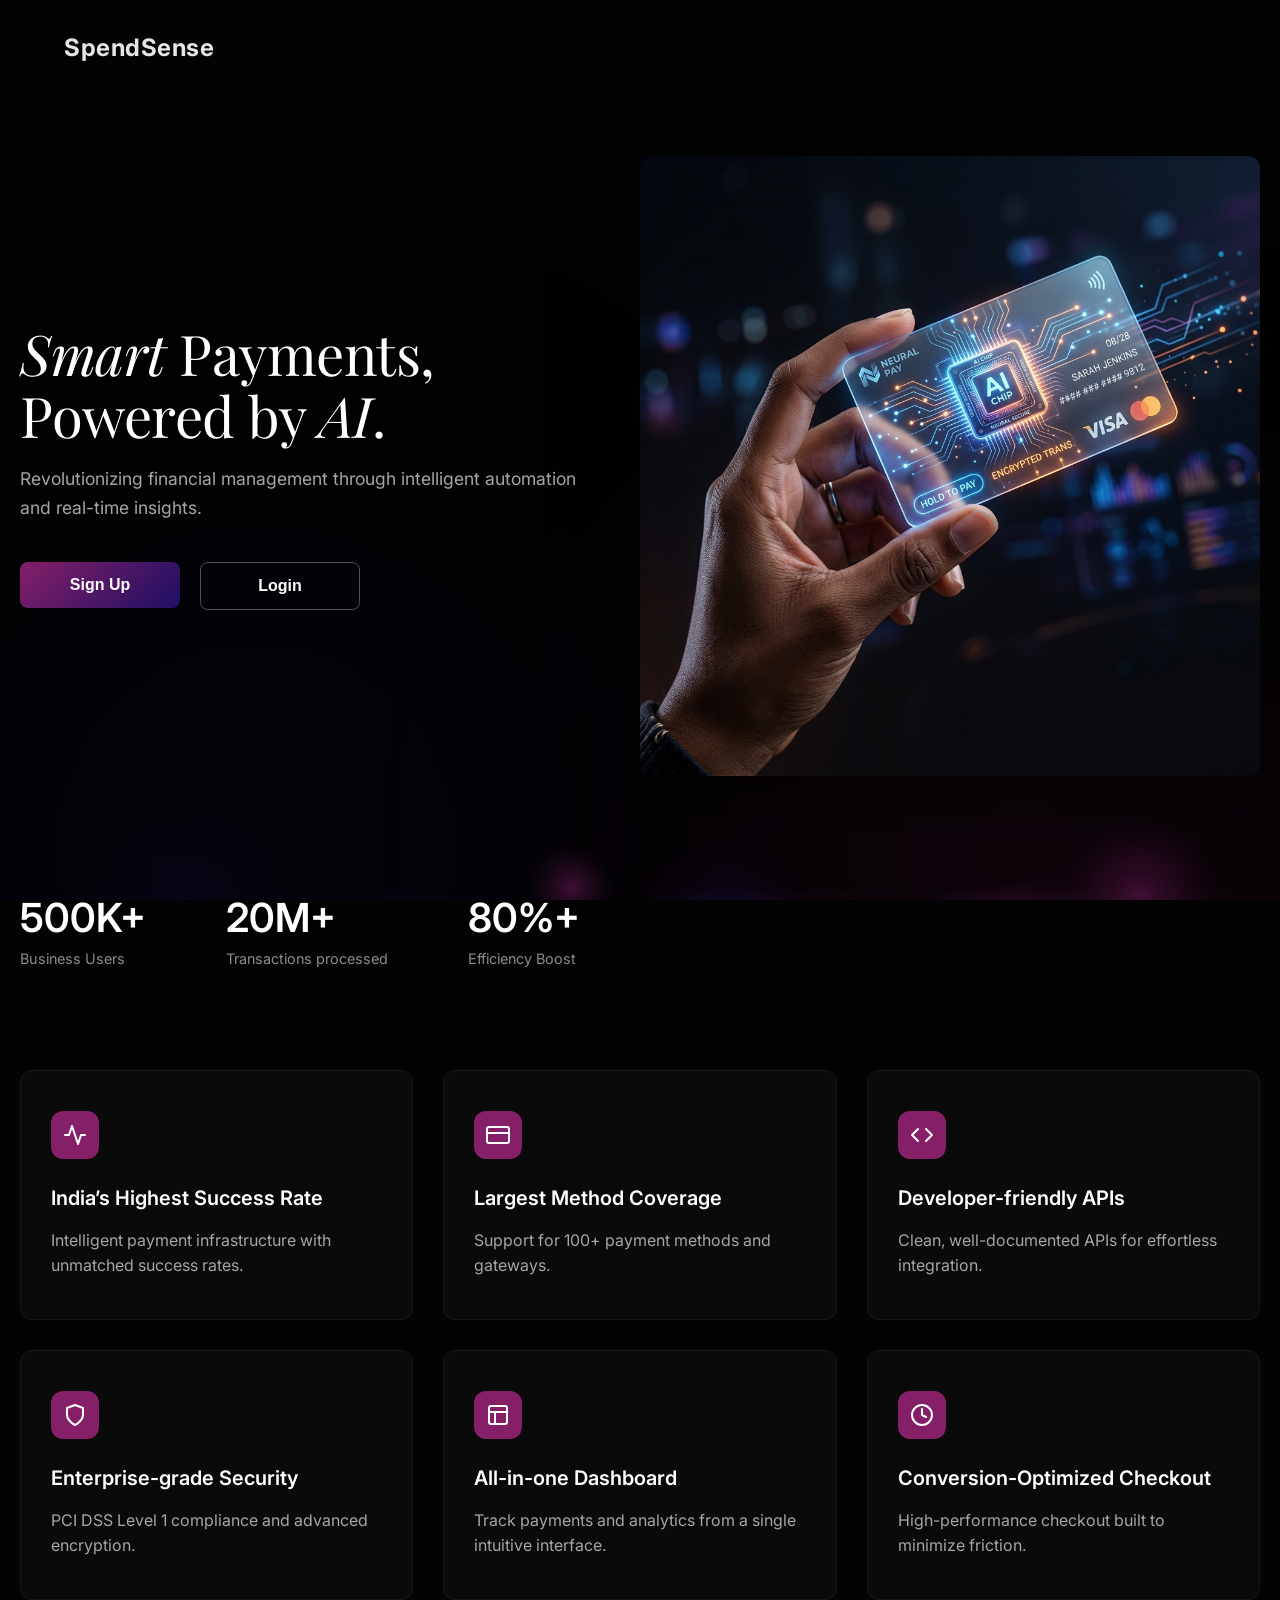
<file: index.html>
<!DOCTYPE html>
<html lang="en">

<head>
    <meta charset="UTF-8">
    <meta name="viewport" content="width=device-width, initial-scale=1.0">
    <title>SpendSense - Premium Financial Tracking</title>
    <link rel="preconnect" href="https://fonts.googleapis.com">
    <link rel="preconnect" href="https://fonts.gstatic.com" crossorigin>
    <link
        href="https://fonts.googleapis.com/css2?family=Inter:wght@300;400;500;600&family=Playfair+Display:ital,wght@0,400;0,600;1,400;1,600&display=swap"
        rel="stylesheet">
    <link rel="stylesheet" href="./style.css">
</head>

<body>
    <div class="ambient-background">
        <canvas id="particle-canvas"></canvas>
        <div class="color-blob blob-blue"></div>
        <div class="color-blob blob-pink"></div>
    </div>

    <nav class="navbar">
        <div class="nav-content">
            <div class="logo">SpendSense</div>
        </div>
    </nav>

    <header class="hero">
        <div class="hero-container">
            <div class="hero-col hero-col-left">
                <h1 class="hero-title">
                    <span class="italic">Smart</span> Payments,<br>
                    Powered by <span class="italic">AI</span>.
                </h1>
                <p class="hero-desc">
                    Revolutionizing financial management through intelligent automation and real-time insights.
                </p>
                <div class="hero-buttons">
                    <!-- Updated Sign Up to link to register.html -->
                    <a href="register.html" style="text-decoration: none;">
                        <button class="btn-primary">Sign Up</button>
                    </a>
                    <!-- Updated Login to link to payment.html -->
                    <a href="home.html" style="text-decoration: none;">
                        <button class="btn-secondary">Login</button>
                    </a>
                </div>
            </div>
            <div class="hero-col hero-col-right">
                <img src="hero_image_new.png" alt="AI Payment Card" class="hero-image">
            </div>
        </div>
    </header>

    <section class="stats-section">
        <div class="stat-item">
            <span class="stat-value">500K+</span>
            <span class="stat-label">Business Users</span>
        </div>
        <div class="stat-item">
            <span class="stat-value">20M+</span>
            <span class="stat-label">Transactions processed</span>
        </div>
        <div class="stat-item">
            <span class="stat-value">80%+</span>
            <span class="stat-label">Efficiency Boost</span>
        </div>
    </section>

    <section class="features-section">
        <div class="features-grid">
            <div class="feature-card">
                <div class="feature-icon">
                    <svg width="24" height="24" viewBox="0 0 24 24" fill="none" stroke="white" stroke-width="2"
                        stroke-linecap="round" stroke-linejoin="round">
                        <polyline points="22 12 18 12 15 21 9 3 6 12 2 12"></polyline>
                    </svg>
                </div>
                <h3 class="feature-title">India’s Highest Success Rate</h3>
                <p class="feature-text">Intelligent payment infrastructure with unmatched success rates.</p>
            </div>
            <div class="feature-card">
                <div class="feature-icon">
                    <svg width="24" height="24" viewBox="0 0 24 24" fill="none" stroke="white" stroke-width="2"
                        stroke-linecap="round" stroke-linejoin="round">
                        <rect x="1" y="4" width="22" height="16" rx="2" ry="2"></rect>
                        <line x1="1" y1="10" x2="23" y2="10"></line>
                    </svg>
                </div>
                <h3 class="feature-title">Largest Method Coverage</h3>
                <p class="feature-text">Support for 100+ payment methods and gateways.</p>
            </div>
            <div class="feature-card">
                <div class="feature-icon">
                    <svg width="24" height="24" viewBox="0 0 24 24" fill="none" stroke="white" stroke-width="2"
                        stroke-linecap="round" stroke-linejoin="round">
                        <polyline points="16 18 22 12 16 6"></polyline>
                        <polyline points="8 6 2 12 8 18"></polyline>
                    </svg>
                </div>
                <h3 class="feature-title">Developer-friendly APIs</h3>
                <p class="feature-text">Clean, well-documented APIs for effortless integration.</p>
            </div>
            <div class="feature-card">
                <div class="feature-icon">
                    <svg width="24" height="24" viewBox="0 0 24 24" fill="none" stroke="white" stroke-width="2"
                        stroke-linecap="round" stroke-linejoin="round">
                        <path d="M12 22s8-4 8-10V5l-8-3-8 3v7c0 6 8 10 8 10z"></path>
                    </svg>
                </div>
                <h3 class="feature-title">Enterprise-grade Security</h3>
                <p class="feature-text">PCI DSS Level 1 compliance and advanced encryption.</p>
            </div>
            <div class="feature-card">
                <div class="feature-icon">
                    <svg width="24" height="24" viewBox="0 0 24 24" fill="none" stroke="white" stroke-width="2"
                        stroke-linecap="round" stroke-linejoin="round">
                        <rect x="3" y="3" width="18" height="18" rx="2" ry="2"></rect>
                        <line x1="3" y1="9" x2="21" y2="9"></line>
                        <line x1="9" y1="21" x2="9" y2="9"></line>
                    </svg>
                </div>
                <h3 class="feature-title">All-in-one Dashboard</h3>
                <p class="feature-text">Track payments and analytics from a single intuitive interface.</p>
            </div>
            <div class="feature-card">
                <div class="feature-icon">
                    <svg width="24" height="24" viewBox="0 0 24 24" fill="none" stroke="white" stroke-width="2"
                        stroke-linecap="round" stroke-linejoin="round">
                        <circle cx="12" cy="12" r="10"></circle>
                        <polyline points="12 6 12 12 16 14"></polyline>
                    </svg>
                </div>
                <h3 class="feature-title">Conversion-Optimized Checkout</h3>
                <p class="feature-text">High-performance checkout built to minimize friction.</p>
            </div>
        </div>
    </section>

    <script src="particles.js"></script>
</body>

</html>
</file>
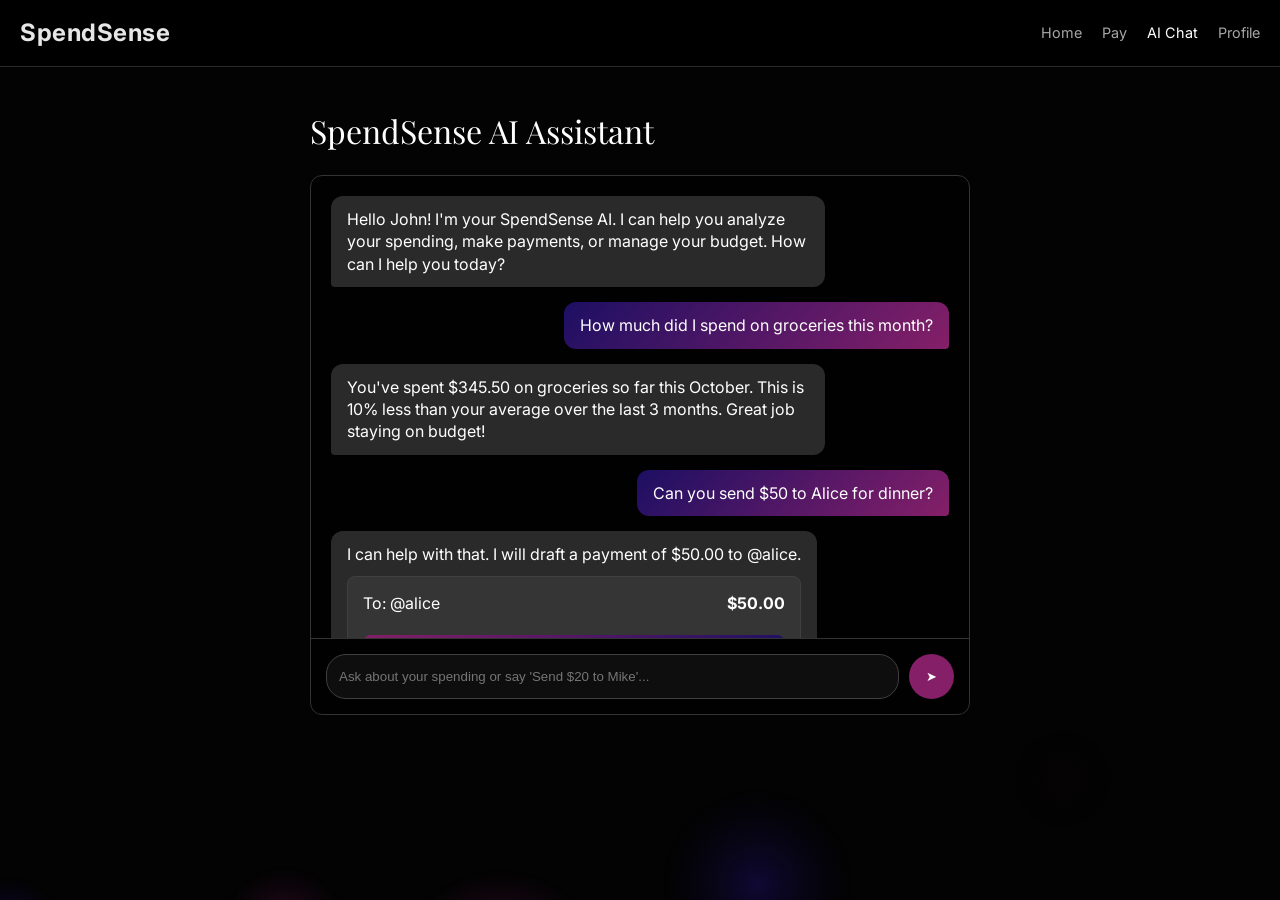
<file: ai_chat.html>
<!DOCTYPE html>
<html lang="en">

<head>
    <meta charset="UTF-8">
    <meta name="viewport" content="width=device-width, initial-scale=1.0">
    <title>AI Chat - SpendSense AI</title>
    <link
        href="https://fonts.googleapis.com/css2?family=Inter:wght@300;400;500;600&family=Playfair+Display:ital,wght@0,400;0,600;1,400;1,600&display=swap"
        rel="stylesheet">
    <link rel="stylesheet" href="./style.css">
</head>

<body>
    <div class="ambient-background">
        <canvas id="particle-canvas"></canvas>
        <div class="color-blob blob-blue"></div>
        <div class="color-blob blob-pink"></div>
    </div>

    <nav class="internal-nav">
        <a href="index.html" class="logo">SpendSense</a>
        <div class="nav-links">
            <a href="home.html">Home</a>
            <a href="payment.html">Pay</a>
            <a href="ai_chat.html" class="active">AI Chat</a>
            <a href="profile.html">Profile</a>
        </div>
    </nav>

    <div class="app-container" style="max-width: 700px;">
        <h2 class="page-title">SpendSense AI Assistant</h2>

        <div class="chat-container">
            <div class="chat-messages">
                <div class="message ai">
                    Hello John! I'm your SpendSense AI. I can help you analyze your spending, make payments, or manage
                    your budget. How can I help you today?
                </div>
                <div class="message user">
                    How much did I spend on groceries this month?
                </div>
                <div class="message ai">
                    You've spent $345.50 on groceries so far this October. This is 10% less than your average over the
                    last 3 months. Great job staying on budget!
                </div>
                <div class="message user">
                    Can you send $50 to Alice for dinner?
                </div>
                <div class="message ai">
                    <p style="margin-bottom: 10px;">I can help with that. I will draft a payment of $50.00 to @alice.
                    </p>
                    <div
                        style="background-color: rgba(255,255,255,0.05); padding: 15px; border-radius: 8px; border: 1px solid #404040;">
                        <div style="display: flex; justify-content: space-between; margin-bottom: 15px;">
                            <span>To: @alice</span>
                            <span style="font-weight: bold;">$50.00</span>
                        </div>
                        <button class="btn-primary" style="padding: 8px 16px; font-size: 0.2rem;"
                            onclick="alert('Payment Sent!')">Confirm Payment</button>
                    </div>
                </div>
            </div>
            <div class="chat-input-area">
                <input type="text" class="chat-input"
                    placeholder="Ask about your spending or say 'Send $20 to Mike'...">
                <button class="btn-send">➤</button>
            </div>
        </div>
    </div>

    <script src="particles.js"></script>
</body>

</html>
</file>
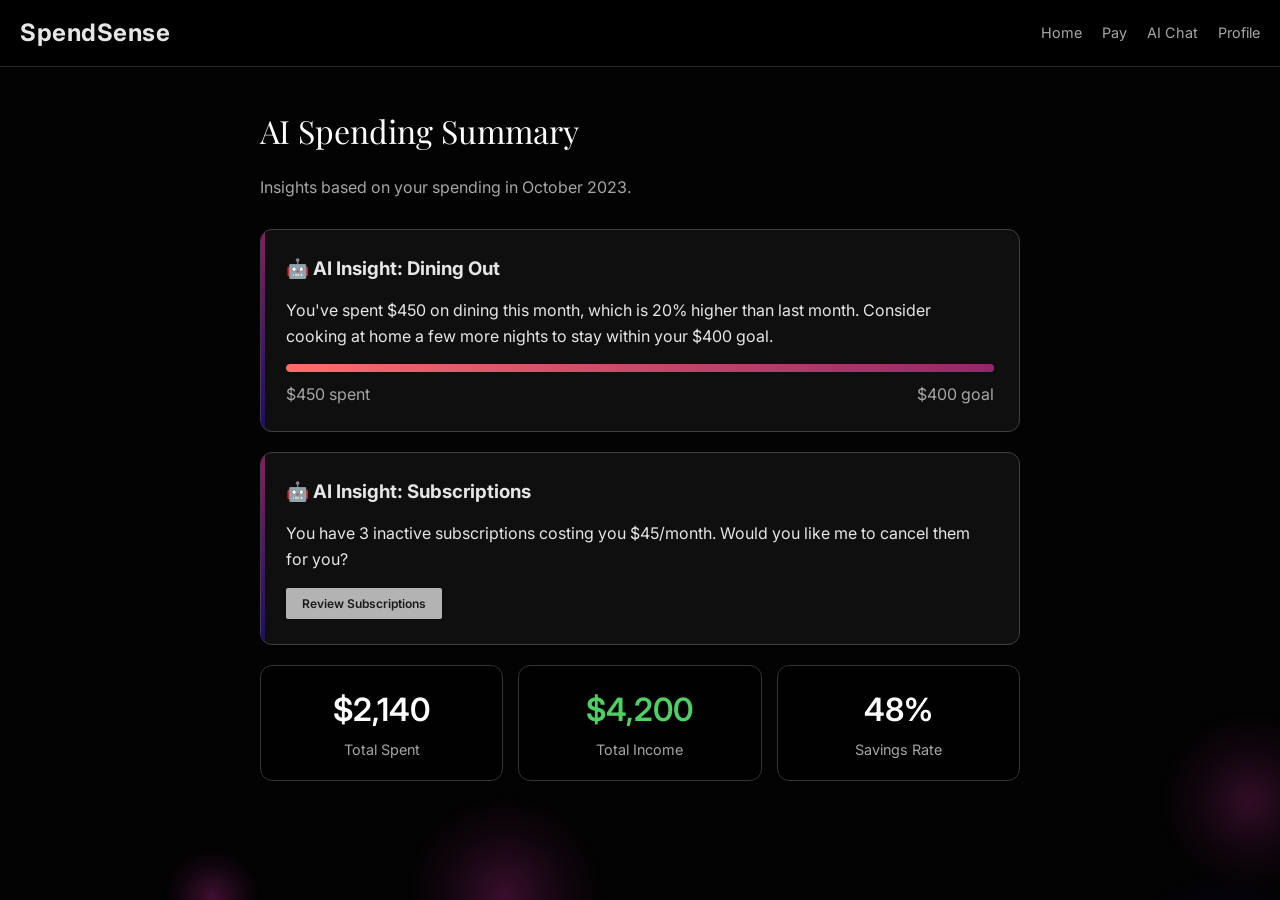
<file: ai_summary.html>
<!DOCTYPE html>
<html lang="en">

<head>
    <meta charset="UTF-8">
    <meta name="viewport" content="width=device-width, initial-scale=1.0">
    <title>AI Summary - SpendSense AI</title>
    <link
        href="https://fonts.googleapis.com/css2?family=Inter:wght@300;400;500;600&family=Playfair+Display:ital,wght@0,400;0,600;1,400;1,600&display=swap"
        rel="stylesheet">
    <link rel="stylesheet" href="./style.css">
</head>

<body>
    <div class="ambient-background">
        <canvas id="particle-canvas"></canvas>
        <div class="color-blob blob-blue"></div>
        <div class="color-blob blob-pink"></div>
    </div>

    <nav class="internal-nav">
        <a href="index.html" class="logo">SpendSense</a>
        <div class="nav-links">
            <a href="home.html">Home</a>
            <a href="payment.html">Pay</a>
            <a href="ai_chat.html">AI Chat</a>
            <a href="profile.html">Profile</a>
        </div>
    </nav>

    <div class="app-container">
        <h2 class="page-title">AI Spending Summary</h2>
        <p style="color: #a6a6a6; margin-bottom: 30px;">Insights based on your spending in October 2023.</p>

        <div class="summary-card">
            <h3>🤖 AI Insight: Dining Out</h3>
            <p style="color: #e6e6e6; line-height: 1.6;">You've spent $450 on dining this month, which is 20% higher
                than last month. Consider cooking at home a few more nights to stay within your $400 goal.</p>
            <div class="progress-bar">
                <div class="progress-fill"
                    style="width: 112%; background: linear-gradient(to right, #ff6b6b, #851f68);"></div>
            </div>
            <div
                style="display: flex; justify-content: space-between; margin-top: 10px; font-size: 1rem; color: #a6a6a6;">
                <span>$450 spent</span>
                <span>$400 goal</span>
            </div>
        </div>

        <div class="summary-card">
            <h3>🤖 AI Insight: Subscriptions</h3>
            <p style="color: #e6e6e6; line-height: 1.6;">You have 3 inactive subscriptions costing you $45/month. Would
                you like me to cancel them for you?</p>
            <button class="btn-account" style="margin-top: 15px; padding: 8px 16px;">Review Subscriptions</button>
        </div>

        <div class="grid-menu" style="grid-template-columns: repeat(3, 1fr);">
            <div class="menu-item" style="cursor: default; transform: none; background-color: rgba(0,0,0,0.5);">
                <div style="font-size: 2rem; font-weight: 600; margin-bottom: 5px;">$2,140</div>
                <div style="color: #a6a6a6; font-size: 0.9rem;">Total Spent</div>
            </div>
            <div class="menu-item" style="cursor: default; transform: none; background-color: rgba(0,0,0,0.5);">
                <div style="font-size: 2rem; font-weight: 600; margin-bottom: 5px; color: #51cf66;">$4,200</div>
                <div style="color: #a6a6a6; font-size: 0.9rem;">Total Income</div>
            </div>
            <div class="menu-item" style="cursor: default; transform: none; background-color: rgba(0,0,0,0.5);">
                <div style="font-size: 2rem; font-weight: 600; margin-bottom: 5px;">48%</div>
                <div style="color: #a6a6a6; font-size: 0.9rem;">Savings Rate</div>
            </div>
        </div>
    </div>

    <script src="particles.js"></script>
</body>

</html>
</file>
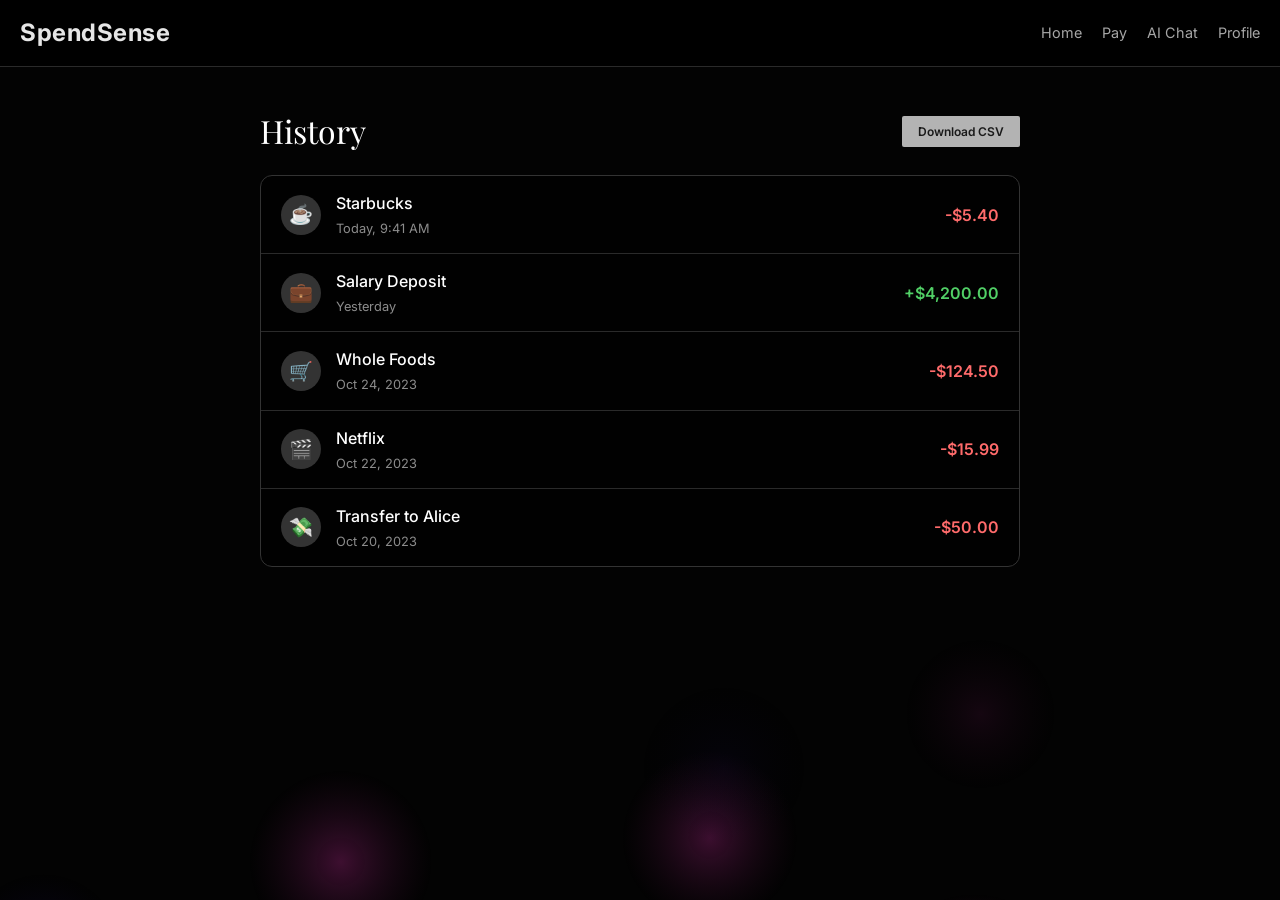
<file: history.html>
<!DOCTYPE html>
<html lang="en">
<head>
    <meta charset="UTF-8">
    <meta name="viewport" content="width=device-width, initial-scale=1.0">
    <title>Transaction History - SpendSense AI</title>
    <link href="https://fonts.googleapis.com/css2?family=Inter:wght@300;400;500;600&family=Playfair+Display:ital,wght@0,400;0,600;1,400;1,600&display=swap" rel="stylesheet">
    <link rel="stylesheet" href="./style.css">
</head>
<body>
    <div class="ambient-background">
        <canvas id="particle-canvas"></canvas>
        <div class="color-blob blob-blue"></div>
        <div class="color-blob blob-pink"></div>
    </div>

    <nav class="internal-nav">
        <a href="index.html" class="logo">SpendSense</a>
        <div class="nav-links">
            <a href="home.html">Home</a>
            <a href="payment.html">Pay</a>
            <a href="ai_chat.html">AI Chat</a>
            <a href="profile.html">Profile</a>
        </div>
    </nav>

    <div class="app-container">
        <div style="display: flex; justify-content: space-between; align-items: center; margin-bottom: 20px;">
            <h2 class="page-title" style="margin-bottom: 0;">History</h2>
            <button class="btn-account" style="padding: 8px 16px;">Download CSV</button>
        </div>
        
        <div class="transaction-list">
            <a href="transaction.html" class="transaction-item">
                <div class="tx-info">
                    <div class="tx-icon">☕</div>
                    <div class="tx-details">
                        <h4>Starbucks</h4>
                        <p>Today, 9:41 AM</p>
                    </div>
                </div>
                <div class="tx-amount negative">-$5.40</div>
            </a>
            <a href="transaction.html" class="transaction-item">
                <div class="tx-info">
                    <div class="tx-icon">💼</div>
                    <div class="tx-details">
                        <h4>Salary Deposit</h4>
                        <p>Yesterday</p>
                    </div>
                </div>
                <div class="tx-amount positive">+$4,200.00</div>
            </a>
            <a href="transaction.html" class="transaction-item">
                <div class="tx-info">
                    <div class="tx-icon">🛒</div>
                    <div class="tx-details">
                        <h4>Whole Foods</h4>
                        <p>Oct 24, 2023</p>
                    </div>
                </div>
                <div class="tx-amount negative">-$124.50</div>
            </a>
            <a href="transaction.html" class="transaction-item">
                <div class="tx-info">
                    <div class="tx-icon">🎬</div>
                    <div class="tx-details">
                        <h4>Netflix</h4>
                        <p>Oct 22, 2023</p>
                    </div>
                </div>
                <div class="tx-amount negative">-$15.99</div>
            </a>
            <a href="transaction.html" class="transaction-item">
                <div class="tx-info">
                    <div class="tx-icon">💸</div>
                    <div class="tx-details">
                        <h4>Transfer to Alice</h4>
                        <p>Oct 20, 2023</p>
                    </div>
                </div>
                <div class="tx-amount negative">-$50.00</div>
            </a>
        </div>
    </div>

    <script src="particles.js"></script>
</body>
</html>
</file>
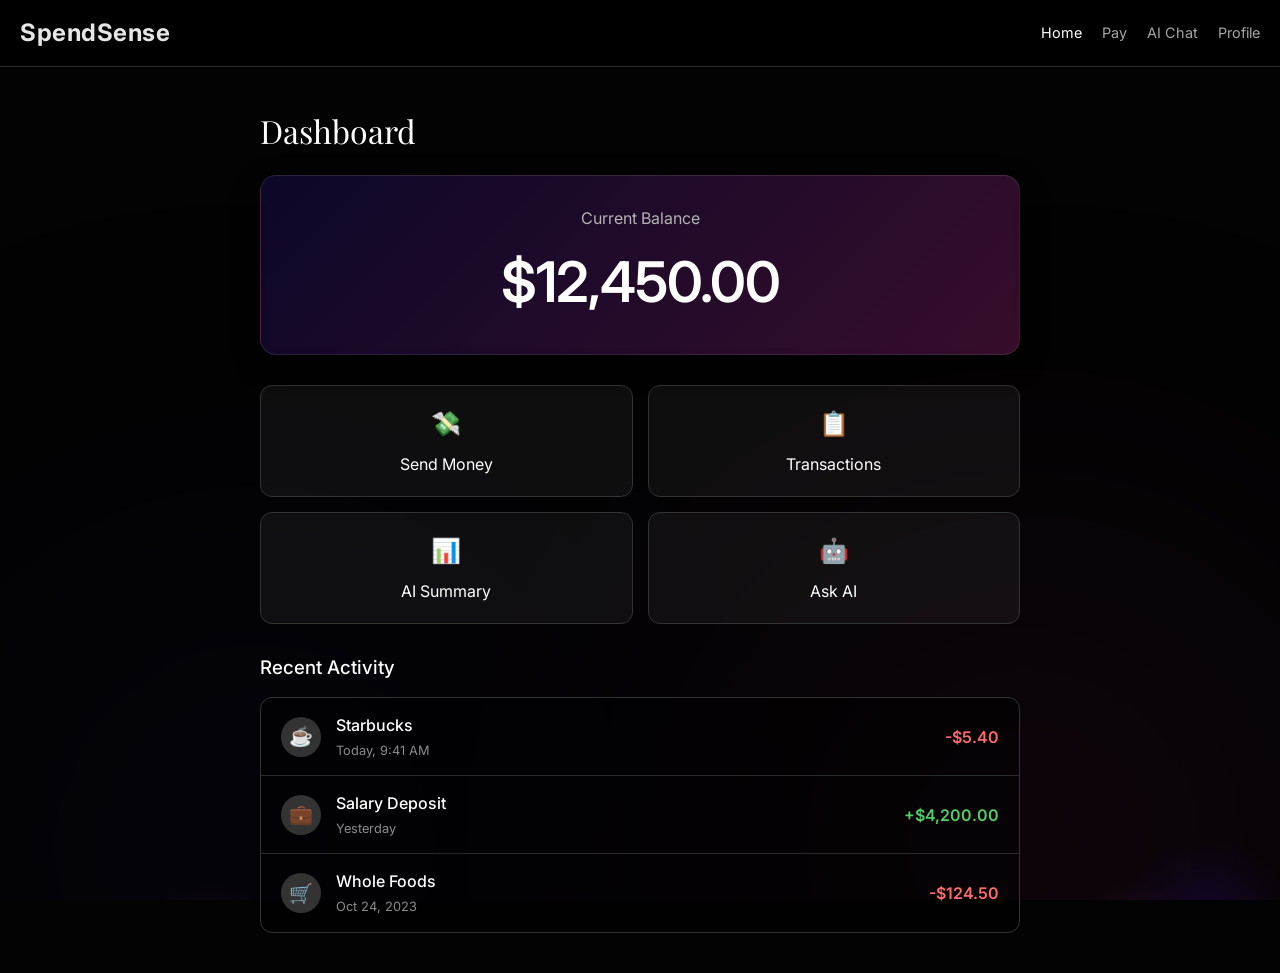
<file: home.html>
<!DOCTYPE html>
<html lang="en">

<head>
    <meta charset="UTF-8">
    <meta name="viewport" content="width=device-width, initial-scale=1.0">
    <title>Home - SpendSense AI</title>
    <link
        href="https://fonts.googleapis.com/css2?family=Inter:wght@300;400;500;600&family=Playfair+Display:ital,wght@0,400;0,600;1,400;1,600&display=swap"
        rel="stylesheet">
    <link rel="stylesheet" href="./style.css">
</head>

<body>
    <div class="ambient-background">
        <canvas id="particle-canvas"></canvas>
        <div class="color-blob blob-blue"></div>
        <div class="color-blob blob-pink"></div>
    </div>

    <nav class="internal-nav">
        <a href="index.html" class="logo">SpendSense</a>
        <div class="nav-links">
            <a href="home.html" class="active">Home</a>
            <a href="payment.html">Pay</a>
            <a href="ai_chat.html">AI Chat</a>
            <a href="profile.html">Profile</a>
        </div>
    </nav>

    <div class="app-container">
        <h2 class="page-title">Dashboard</h2>

        <div class="balance-card">
            <div class="balance-label">Current Balance</div>
            <div class="balance-amount">$12,450.00</div>
        </div>

        <div class="grid-menu">
            <a href="payment.html" class="menu-item">
                <div class="menu-icon">💸</div>
                <div>Send Money</div>
            </a>
            <a href="history.html" class="menu-item">
                <div class="menu-icon">📋</div>
                <div>Transactions</div>
            </a>
            <a href="ai_summary.html" class="menu-item">
                <div class="menu-icon">📊</div>
                <div>AI Summary</div>
            </a>
            <a href="ai_chat.html" class="menu-item">
                <div class="menu-icon">🤖</div>
                <div>Ask AI</div>
            </a>
        </div>

        <h3 style="margin-bottom: 15px; font-weight: 500;">Recent Activity</h3>
        <div class="transaction-list">
            <a href="transaction.html" class="transaction-item">
                <div class="tx-info">
                    <div class="tx-icon">☕</div>
                    <div class="tx-details">
                        <h4>Starbucks</h4>
                        <p>Today, 9:41 AM</p>
                    </div>
                </div>
                <div class="tx-amount negative">-$5.40</div>
            </a>
            <a href="transaction.html" class="transaction-item">
                <div class="tx-info">
                    <div class="tx-icon">💼</div>
                    <div class="tx-details">
                        <h4>Salary Deposit</h4>
                        <p>Yesterday</p>
                    </div>
                </div>
                <div class="tx-amount positive">+$4,200.00</div>
            </a>
            <a href="transaction.html" class="transaction-item">
                <div class="tx-info">
                    <div class="tx-icon">🛒</div>
                    <div class="tx-details">
                        <h4>Whole Foods</h4>
                        <p>Oct 24, 2023</p>
                    </div>
                </div>
                <div class="tx-amount negative">-$124.50</div>
            </a>
        </div>
    </div>

    <script src="particles.js"></script>
</body>

</html>
</file>
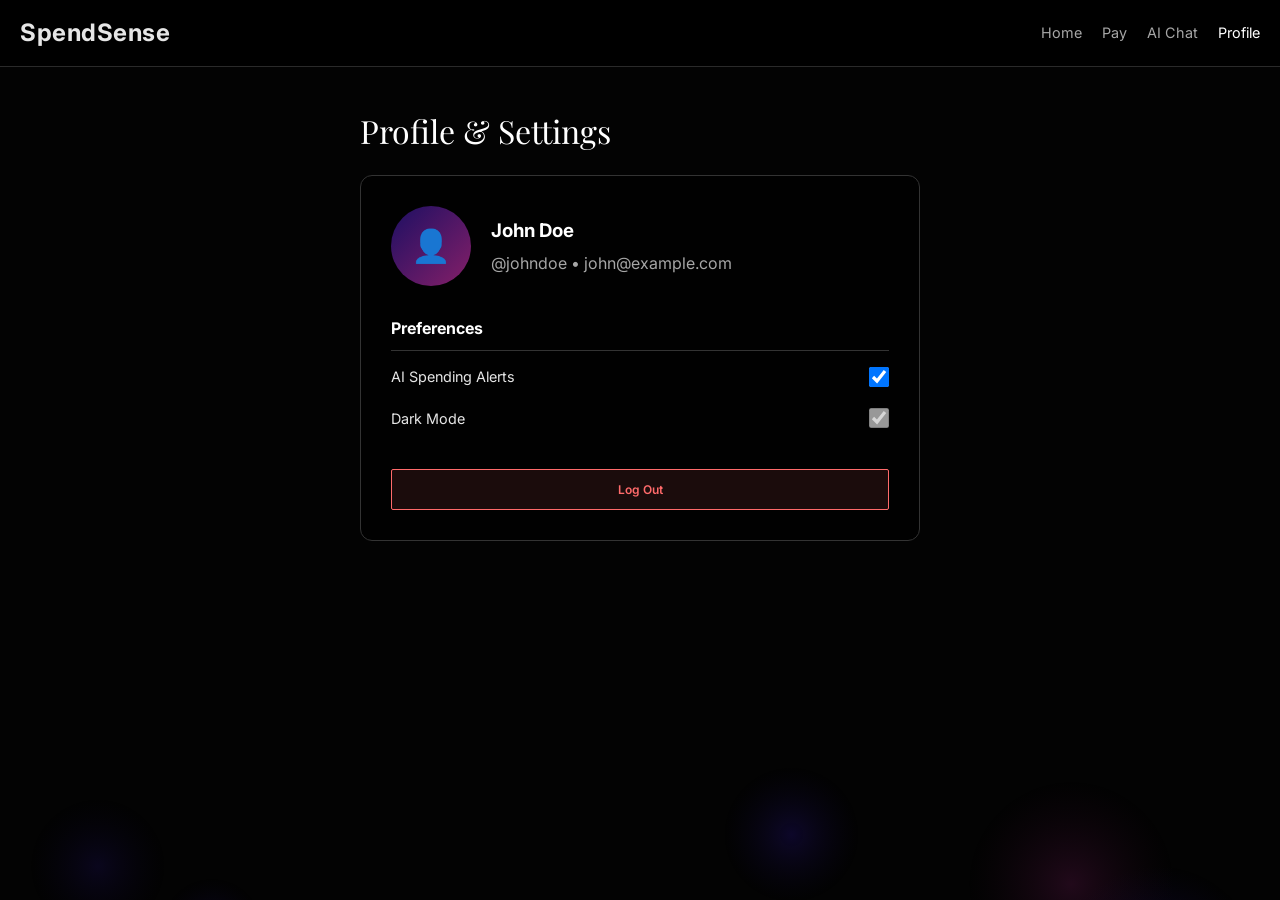
<file: profile.html>
<!DOCTYPE html>
<html lang="en">
<head>
    <meta charset="UTF-8">
    <meta name="viewport" content="width=device-width, initial-scale=1.0">
    <title>Profile & Settings - SpendSense AI</title>
    <link href="https://fonts.googleapis.com/css2?family=Inter:wght@300;400;500;600&family=Playfair+Display:ital,wght@0,400;0,600;1,400;1,600&display=swap" rel="stylesheet">
    <link rel="stylesheet" href="./style.css">
</head>
<body>
    <div class="ambient-background">
        <canvas id="particle-canvas"></canvas>
        <div class="color-blob blob-blue"></div>
        <div class="color-blob blob-pink"></div>
    </div>

    <nav class="internal-nav">
        <a href="index.html" class="logo">SpendSense</a>
        <div class="nav-links">
            <a href="home.html">Home</a>
            <a href="payment.html">Pay</a>
            <a href="ai_chat.html">AI Chat</a>
            <a href="profile.html" class="active">Profile</a>
        </div>
    </nav>

    <div class="app-container" style="max-width: 600px;">
        <h2 class="page-title">Profile & Settings</h2>
        
        <div style="background-color: rgba(0,0,0,0.5); padding: 30px; border-radius: 12px; border: 1px solid #333;">
            <div style="display: flex; align-items: center; gap: 20px; margin-bottom: 30px;">
                <div style="width: 80px; height: 80px; border-radius: 50%; background: linear-gradient(135deg, #1d0f63, #851f68); display: flex; align-items: center; justify-content: center; font-size: 2rem;">👤</div>
                <div>
                    <h3 style="margin-bottom: 5px;">John Doe</h3>
                    <p style="color: #a6a6a6;">@johndoe • john@example.com</p>
                </div>
            </div>

            <h4 style="margin-bottom: 15px; border-bottom: 1px solid #333; padding-bottom: 10px;">Preferences</h4>
            
            <div class="form-group" style="display: flex; justify-content: space-between; align-items: center;">
                <label class="form-label" style="margin: 0;">AI Spending Alerts</label>
                <input type="checkbox" checked style="width: 20px; height: 20px;">
            </div>
            <div class="form-group" style="display: flex; justify-content: space-between; align-items: center;">
                <label class="form-label" style="margin: 0;">Dark Mode</label>
                <input type="checkbox" checked disabled style="width: 20px; height: 20px;">
            </div>

            <button class="btn-account" style="width: 100%; margin-top: 20px; padding: 12px; background-color: rgba(255,107,107,0.1); color: #ff6b6b; border: 1px solid #ff6b6b;">Log Out</button>
        </div>
    </div>

    <script src="particles.js"></script>
</body>
</html>
</file>
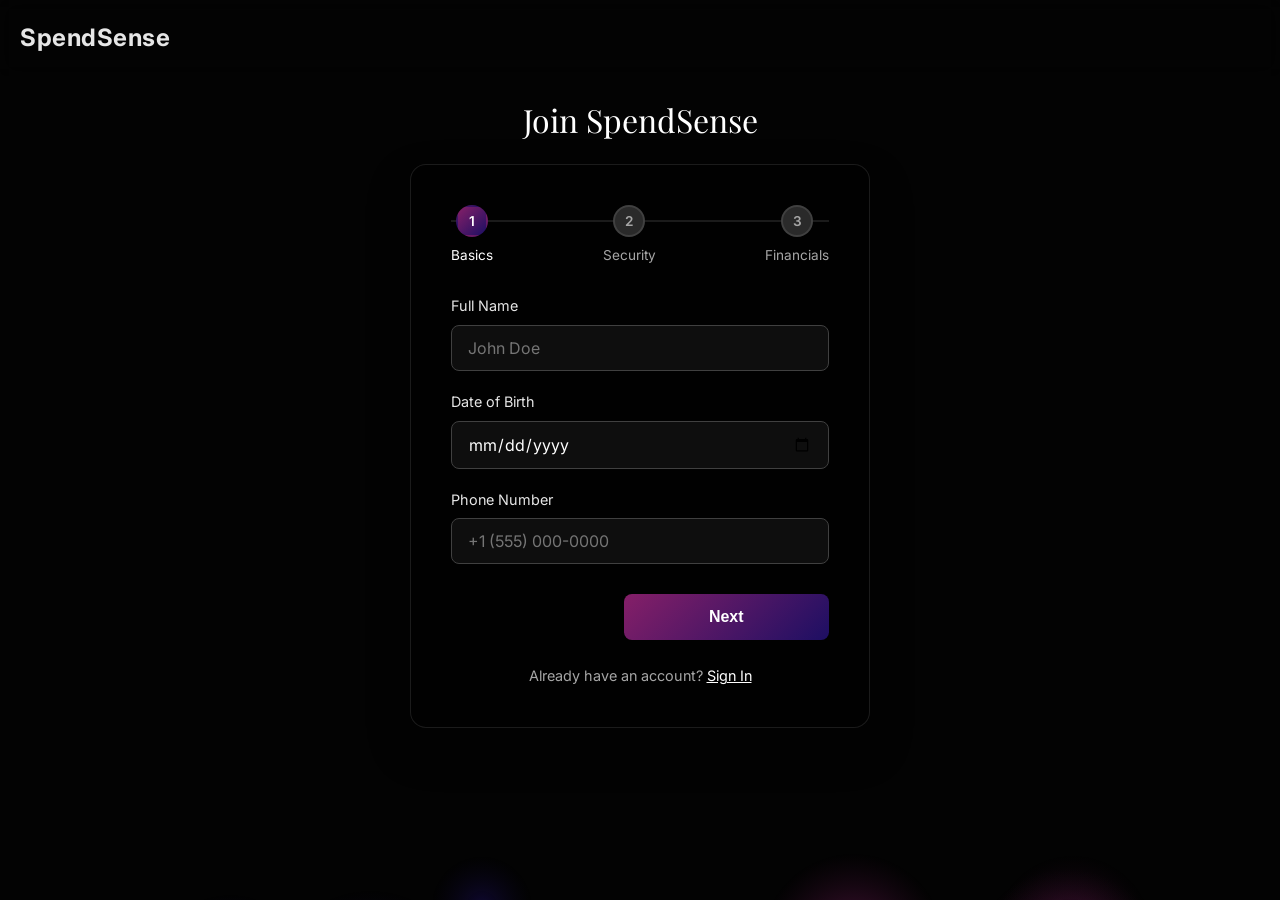
<file: register.html>
<!DOCTYPE html>
<html lang="en">
<head>
    <meta charset="UTF-8">
    <meta name="viewport" content="width=device-width, initial-scale=1.0">
    <title>Register - SpendSense AI</title>
    <link href="https://fonts.googleapis.com/css2?family=Inter:wght@300;400;500;600&family=Playfair+Display:ital,wght@0,400;0,600;1,400;1,600&display=swap" rel="stylesheet">
    <link rel="stylesheet" href="./style.css">
    <style>
        .glass-container {
            background-color: rgba(0, 0, 0, 0.4);
            border: 1px solid rgba(255, 255, 255, 0.1);
            backdrop-filter: blur(15px);
            -webkit-backdrop-filter: blur(15px);
            border-radius: 16px;
            padding: 40px;
            box-shadow: 0 20px 40px rgba(0, 0, 0, 0.4);
        }
        
        .stepper {
            display: flex;
            justify-content: space-between;
            margin-bottom: 30px;
            position: relative;
        }

        .stepper::before {
            content: '';
            position: absolute;
            top: 15px;
            left: 0;
            width: 100%;
            height: 2px;
            background-color: rgba(255, 255, 255, 0.1);
            z-index: 1;
        }
        
        .step {
            position: relative;
            z-index: 2;
            display: flex;
            flex-direction: column;
            align-items: center;
            color: #a6a6a6;
            font-size: 0.85rem;
        }

        .step.active {
            color: #fff;
        }

        .step-circle {
            width: 32px;
            height: 32px;
            border-radius: 50%;
            background-color: #2a2a2a;
            border: 2px solid rgba(255, 255, 255, 0.1);
            display: flex;
            align-items: center;
            justify-content: center;
            margin-bottom: 8px;
            font-weight: 600;
            transition: all 0.3s;
        }

        .step.active .step-circle {
            background: linear-gradient(135deg, #851f68, #1d0f63);
            border-color: transparent;
            color: #fff;
        }

        .step.completed .step-circle {
            background: #851f68;
            border-color: transparent;
            color: #fff;
        }
        
        .form-section {
            display: none;
            animation: fadeIn 0.4s;
        }
        
        .form-section.active {
            display: block;
        }

        @keyframes fadeIn {
            from { opacity: 0; transform: translateY(10px); }
            to { opacity: 1; transform: translateY(0); }
        }

        .btn-group {
            display: flex;
            justify-content: space-between;
            margin-top: 30px;
            gap: 15px;
        }
        
        .btn-secondary {
            background-color: transparent;
            border: 1px solid rgba(255, 255, 255, 0.2);
            color: #fff;
            padding: 14px 24px;
            border-radius: 8px;
            cursor: pointer;
            font-family: 'Inter', sans-serif;
            font-weight: 600;
            transition: all 0.2s;
            flex: 1;
        }
        
        .btn-secondary:hover {
            background-color: rgba(255, 255, 255, 0.05);
        }

        .btn-primary {
            flex: 1;
        }

        .checkbox-group {
            display: flex;
            align-items: center;
            gap: 10px;
            margin-top: 15px;
            margin-bottom: 15px;
        }

        .checkbox-group input {
            accent-color: #851f68;
            width: 16px;
            height: 16px;
        }

        .checkbox-group label {
            color: #a6a6a6;
            font-size: 0.9rem;
        }

        .business-fields {
            display: none;
            margin-top: 15px;
            padding-top: 15px;
            border-top: 1px solid rgba(255,255,255,0.1);
        }
        
        .business-fields.active {
            display: block;
        }

        .internal-nav {
            border-bottom: none;
            background: transparent;
            padding: 20px;
        }
        
        .internal-nav .logo {
            font-family: 'Inter', sans-serif;
            font-size: 1.5rem;
            font-weight: 700;
            color: #e6e6e6;
        }

        select.form-input {
            appearance: none;
            background-image: url("data:image/svg+xml;charset=US-ASCII,%3Csvg%20xmlns%3D%22http%3A%2F%2Fwww.w3.org%2F2000%2Fsvg%22%20width%3D%22292.4%22%20height%3D%22292.4%22%3E%3Cpath%20fill%3D%22%23ffffff%22%20d%3D%22M287%2069.4a17.6%2017.6%200%200%200-13-5.4H18.4c-5%200-9.3%201.8-12.9%205.4A17.6%2017.6%200%200%200%200%2082.2c0%205%201.8%209.3%205.4%2012.9l128%20127.9c3.6%203.6%207.8%205.4%2012.8%205.4s9.2-1.8%2012.8-5.4L287%2095c3.5-3.5%205.4-7.8%205.4-12.8%200-5-1.9-9.2-5.5-12.8z%22%2F%3E%3C%2Fsvg%3E");
            background-repeat: no-repeat;
            background-position: right 15px top 50%;
            background-size: 12px auto;
        }
        
        select.form-input option {
            background-color: #2a2a2a;
            color: #fff;
        }

        @media (max-width: 480px) {
            .glass-container {
                padding: 25px 20px;
            }
        }
    </style>
</head>
<body>
    <div class="ambient-background">
        <canvas id="particle-canvas"></canvas>
        <div class="color-blob blob-blue"></div>
        <div class="color-blob blob-pink"></div>
    </div>

    <nav class="internal-nav">
        <a href="index.html" class="logo">SpendSense</a>
    </nav>

    <div class="app-container" style="max-width: 500px; margin-top: 20px;">
        <h2 class="page-title" style="text-align: center;">Join SpendSense</h2>
        
        <div class="glass-container">
            <!-- Stepper -->
            <div class="stepper">
                <div class="step active" id="step-indicator-1">
                    <div class="step-circle">1</div>
                    <span>Basics</span>
                </div>
                <div class="step" id="step-indicator-2">
                    <div class="step-circle">2</div>
                    <span>Security</span>
                </div>
                <div class="step" id="step-indicator-3">
                    <div class="step-circle">3</div>
                    <span>Financials</span>
                </div>
            </div>

            <form id="onboarding-form" onsubmit="event.preventDefault(); window.location.href='home.html';">
                
                <!-- Step 1: Basics -->
                <div class="form-section active" id="step-1">
                    <div class="form-group">
                        <label class="form-label" for="fullName">Full Name</label>
                        <input type="text" id="fullName" class="form-input" placeholder="John Doe" required>
                    </div>
                    <div class="form-group">
                        <label class="form-label" for="dob">Date of Birth</label>
                        <input type="date" id="dob" class="form-input" required>
                    </div>
                    <div class="form-group">
                        <label class="form-label" for="phone">Phone Number</label>
                        <input type="tel" id="phone" class="form-input" placeholder="+1 (555) 000-0000" required>
                    </div>
                    <div class="btn-group">
                        <div style="flex: 1"></div>
                        <button type="button" class="btn-primary" onclick="nextStep(2)">Next</button>
                    </div>
                </div>

                <!-- Step 2: Security -->
                <div class="form-section" id="step-2">
                    <div class="form-group">
                        <label class="form-label" for="email">Email Address</label>
                        <input type="email" id="email" class="form-input" placeholder="john@example.com" required>
                    </div>
                    <div class="form-group">
                        <label class="form-label" for="password">Password</label>
                        <input type="password" id="password" class="form-input" placeholder="••••••••" required>
                    </div>
                    <div class="form-group">
                        <label class="form-label" for="confirmPassword">Confirm Password</label>
                        <input type="password" id="confirmPassword" class="form-input" placeholder="••••••••" required>
                    </div>
                    <div class="btn-group">
                        <button type="button" class="btn-secondary" onclick="prevStep(1)">Back</button>
                        <button type="button" class="btn-primary" onclick="nextStep(3)">Next</button>
                    </div>
                </div>

                <!-- Step 3: Financials -->
                <div class="form-section" id="step-3">
                    <div class="form-group">
                        <label class="form-label" for="incomeSource">Primary Income Source</label>
                        <select id="incomeSource" class="form-input" required>
                            <option value="" disabled selected>Select income source</option>
                            <option value="salary">Salary</option>
                            <option value="freelance">Freelance / Contract</option>
                            <option value="business">Business Revenue</option>
                            <option value="investments">Investments</option>
                            <option value="other">Other</option>
                        </select>
                    </div>
                    <div class="form-group">
                        <label class="form-label" for="budget">Monthly Budget Goal ($)</label>
                        <input type="number" id="budget" class="form-input" placeholder="5000" required>
                    </div>
                    
                    <div class="checkbox-group">
                        <input type="checkbox" id="isBusiness" onchange="toggleBusinessFields()">
                        <label for="isBusiness">Register as Business</label>
                    </div>

                    <div class="business-fields" id="businessFields">
                        <div class="form-group">
                            <label class="form-label" for="companyName">Company Name</label>
                            <input type="text" id="companyName" class="form-input" placeholder="Acme Corp">
                        </div>
                        <div class="form-group">
                            <label class="form-label" for="industry">Industry</label>
                            <input type="text" id="industry" class="form-input" placeholder="Technology">
                        </div>
                    </div>

                    <div class="checkbox-group" style="margin-top: 20px;">
                        <input type="checkbox" id="terms" required>
                        <label for="terms">I agree to the Terms of Service and Privacy Policy</label>
                    </div>

                    <div class="btn-group">
                        <button type="button" class="btn-secondary" onclick="prevStep(2)">Back</button>
                        <button type="submit" class="btn-primary">Join SpendSense</button>
                    </div>
                </div>

            </form>

            <p style="text-align: center; margin-top: 25px; font-size: 0.9rem; color: #a6a6a6;">
                Already have an account? <a href="payment.html" style="color: #fff; text-decoration: underline;">Sign In</a>
            </p>
        </div>
    </div>

    <script>
        function nextStep(step) {
            // Very simple validation (browser built-in)
            const currentSection = document.querySelector('.form-section.active');
            const inputs = currentSection.querySelectorAll('input[required], select[required]');
            let isValid = true;
            inputs.forEach(input => {
                if (!input.checkValidity()) {
                    input.reportValidity();
                    isValid = false;
                }
            });

            if (!isValid && step > Array.from(document.querySelectorAll('.form-section')).indexOf(currentSection) + 1) {
                return;
            }

            document.querySelectorAll('.form-section').forEach(el => el.classList.remove('active'));
            document.getElementById('step-' + step).classList.add('active');
            
            document.querySelectorAll('.step').forEach((el, index) => {
                if(index < step - 1) {
                    el.classList.add('completed');
                    el.classList.remove('active');
                } else if(index === step - 1) {
                    el.classList.add('active');
                    el.classList.remove('completed');
                } else {
                    el.classList.remove('active');
                    el.classList.remove('completed');
                }
            });
        }

        function prevStep(step) {
            document.querySelectorAll('.form-section').forEach(el => el.classList.remove('active'));
            document.getElementById('step-' + step).classList.add('active');
            
            document.querySelectorAll('.step').forEach((el, index) => {
                if(index < step - 1) {
                    el.classList.add('completed');
                    el.classList.remove('active');
                } else if(index === step - 1) {
                    el.classList.add('active');
                    el.classList.remove('completed');
                } else {
                    el.classList.remove('active');
                    el.classList.remove('completed');
                }
            });
        }

        function toggleBusinessFields() {
            const isChecked = document.getElementById('isBusiness').checked;
            const fields = document.getElementById('businessFields');
            if (isChecked) {
                fields.classList.add('active');
                document.getElementById('companyName').required = true;
                document.getElementById('industry').required = true;
            } else {
                fields.classList.remove('active');
                document.getElementById('companyName').required = false;
                document.getElementById('industry').required = false;
            }
        }
    </script>
    <script src="particles.js"></script>
</body>
</html>
</file>
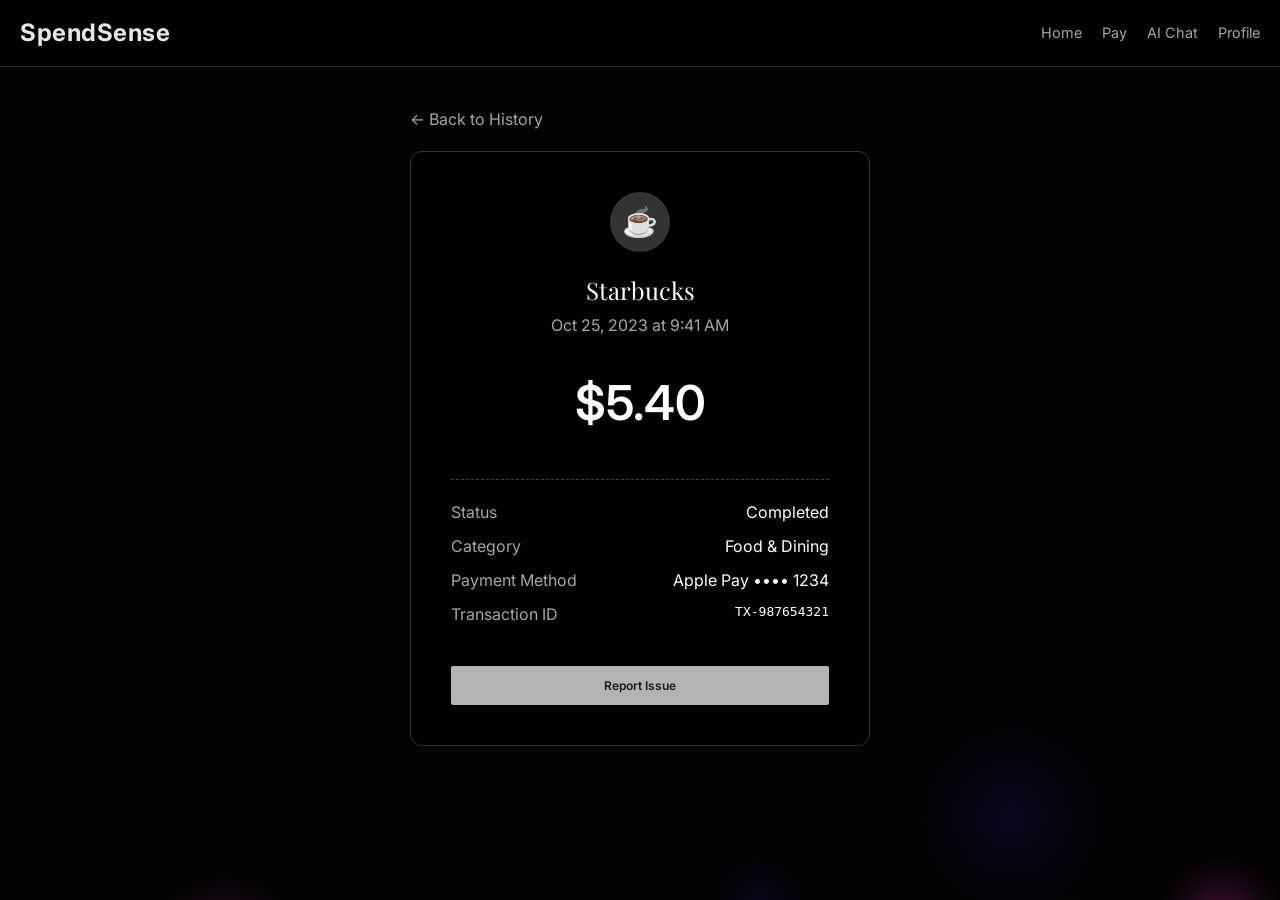
<file: transaction.html>
<!DOCTYPE html>
<html lang="en">
<head>
    <meta charset="UTF-8">
    <meta name="viewport" content="width=device-width, initial-scale=1.0">
    <title>Transaction Details - SpendSense AI</title>
    <link href="https://fonts.googleapis.com/css2?family=Inter:wght@300;400;500;600&family=Playfair+Display:ital,wght@0,400;0,600;1,400;1,600&display=swap" rel="stylesheet">
    <link rel="stylesheet" href="./style.css">
</head>
<body>
    <div class="ambient-background">
        <canvas id="particle-canvas"></canvas>
        <div class="color-blob blob-blue"></div>
        <div class="color-blob blob-pink"></div>
    </div>

    <nav class="internal-nav">
        <a href="index.html" class="logo">SpendSense</a>
        <div class="nav-links">
            <a href="home.html">Home</a>
            <a href="payment.html">Pay</a>
            <a href="ai_chat.html">AI Chat</a>
            <a href="profile.html">Profile</a>
        </div>
    </nav>

    <div class="app-container" style="max-width: 500px;">
        <a href="history.html" style="color: #a6a6a6; text-decoration: none; display: inline-block; margin-bottom: 20px;">← Back to History</a>
        
        <div style="background-color: rgba(0,0,0,0.5); padding: 40px; border-radius: 12px; border: 1px solid #333; text-align: center;">
            <div style="width: 60px; height: 60px; border-radius: 50%; background-color: #333; display: flex; align-items: center; justify-content: center; font-size: 1.8rem; margin: 0 auto 20px;">☕</div>
            <h2 style="margin-bottom: 5px;">Starbucks</h2>
            <p style="color: #a6a6a6; margin-bottom: 30px;">Oct 25, 2023 at 9:41 AM</p>
            
            <div style="font-size: 3rem; font-weight: 600; margin-bottom: 40px;">$5.40</div>

            <div style="text-align: left; border-top: 1px dashed #404040; padding-top: 20px;">
                <div style="display: flex; justify-content: space-between; margin-bottom: 10px;">
                    <span style="color: #a6a6a6;">Status</span>
                    <span>Completed</span>
                </div>
                <div style="display: flex; justify-content: space-between; margin-bottom: 10px;">
                    <span style="color: #a6a6a6;">Category</span>
                    <span>Food & Dining</span>
                </div>
                <div style="display: flex; justify-content: space-between; margin-bottom: 10px;">
                    <span style="color: #a6a6a6;">Payment Method</span>
                    <span>Apple Pay •••• 1234</span>
                </div>
                <div style="display: flex; justify-content: space-between; margin-bottom: 10px;">
                    <span style="color: #a6a6a6;">Transaction ID</span>
                    <span style="font-family: monospace;">TX-987654321</span>
                </div>
            </div>
            
            <button class="btn-account" style="width: 100%; margin-top: 30px; padding: 12px;">Report Issue</button>
        </div>
    </div>

    <script src="particles.js"></script>
</body>
</html>
</file>
<file: style.css>
:root {
    --bg-color: #030303;
    --text-color: #ffffff;
    --nav-bg: #2a2a2a;
    --card-bg: #a6a6a6;
    --accent-gray: #595959;
    --marquee-bg: #bfbfbf;
    --screenshots-bg: #262626;
}

* {
    margin: 0;
    padding: 0;
    box-sizing: border-box;
}

html {
    background-color: var(--bg-color);
}

body {
    color: var(--text-color);
    font-family: 'Inter', sans-serif;
    -webkit-font-smoothing: antialiased;
    line-height: 1.5;
    overflow-x: hidden;
}

/* Typography */
h1,
h2,
.italic {
    font-family: 'Playfair Display', serif;
    font-weight: 400;
}

.italic {
    font-style: italic;
}

/* Navbar */
.navbar {
    padding: 20px 0;
    display: flex;
    justify-content: center;
}

.nav-content {
    width: 90%;
    max-width: 1400px;
    display: flex;
    justify-content: flex-start;
    align-items: center;
    padding: 10px 0;
}

.logo {
    font-family: 'Inter', sans-serif;
    font-size: 1.5rem;
    font-weight: 700;
    letter-spacing: 0.5px;
    color: #e6e6e6;
}

.btn-account {
    background-color: #b3b3b3;
    color: #1a1a1a;
    border: none;
    padding: 4px 16px;
    border-radius: 2px;
    font-family: 'Inter', sans-serif;
    font-size: 0.75rem;
    font-weight: 600;
    cursor: pointer;
    transition: background-color 0.2s ease;
}

.btn-account:hover {
    background-color: #fff;
}

/* Hero Section */
.hero {
    padding: 60px 20px;
    max-width: 1400px;
    margin: 0 auto;
}

.hero-container {
    display: flex;
    flex-wrap: wrap;
    align-items: center;
    justify-content: space-between;
    gap: 30px;
}

.hero-col {
    flex: 1;
}

.hero-col-left {
    flex: 0 0 45%;
    max-width: 45%;
    text-align: left;
}

.hero-col-right {
    flex: 0 0 50%;
    max-width: 50%;
    display: flex;
    justify-content: center;
}

.hero-title {
    font-size: 3.5rem;
    line-height: 1.1;
    margin-bottom: 20px;
    letter-spacing: -0.5px;
}

.hero-desc {
    font-family: 'Inter', sans-serif;
    font-size: 1.1rem;
    color: #a6a6a6;
    margin-bottom: 40px;
    line-height: 1.6;
}

.hero-buttons {
    display: flex;
    flex-direction: row;
    gap: 20px;
}

.hero-buttons .btn-primary,
.hero-buttons .btn-secondary {
    width: auto;
    min-width: 160px;
}

.hero-image {
    max-width: 100%;
    height: auto;
    border-radius: 12px;
    filter: drop-shadow(0 20px 40px rgba(0,0,0,0.5));
    animation: float 6s ease-in-out infinite;
}

@keyframes float {
    0% { transform: translateY(0px); }
    50% { transform: translateY(-15px); }
    100% { transform: translateY(0px); }
}

.btn-secondary {
    background-color: transparent;
    color: #fff;
    border: 1px solid rgba(255,255,255,0.3);
    padding: 14px 24px;
    border-radius: 8px;
    font-size: 1rem;
    font-weight: 600;
    cursor: pointer;
    transition: background-color 0.2s, border-color 0.2s;
}

.btn-secondary:hover {
    background-color: rgba(255,255,255,0.05);
    border-color: rgba(255,255,255,0.6);
}

/* Stats Section */
.stats-section {
    max-width: 1400px;
    margin: 20px auto 60px;
    padding: 40px 20px;
    display: flex;
    justify-content: flex-start;
    gap: 80px;
}

.stat-item {
    display: flex;
    flex-direction: column;
}

.stat-value {
    font-family: 'Inter', sans-serif;
    font-size: 2.5rem;
    font-weight: 600;
    color: #fff;
    line-height: 1.1;
}

.stat-label {
    font-family: 'Inter', sans-serif;
    font-size: 0.9rem;
    color: #8c8c8c;
    margin-top: 8px;
}

/* Features Section */
.features-section {
    max-width: 1400px;
    margin: 40px auto 80px;
    padding: 0 20px;
}

.features-grid {
    display: grid;
    grid-template-columns: repeat(3, 1fr);
    gap: 30px;
}

.feature-card {
    background-color: rgba(255, 255, 255, 0.03);
    border: 1px solid rgba(255, 255, 255, 0.05);
    border-radius: 12px;
    padding: 40px 30px;
    transition: transform 0.3s, background-color 0.3s;
}

.feature-card:hover {
    transform: translateY(-5px);
    background-color: rgba(255, 255, 255, 0.06);
}

.feature-icon {
    width: 48px;
    height: 48px;
    background-color: #851f68;
    border-radius: 12px;
    display: flex;
    align-items: center;
    justify-content: center;
    margin-bottom: 24px;
}

.feature-title {
    font-family: 'Inter', sans-serif;
    font-size: 1.25rem;
    font-weight: 600;
    margin-bottom: 15px;
    color: #ffffff;
}

.feature-text {
    font-family: 'Inter', sans-serif;
    font-size: 1rem;
    color: #a6a6a6;
    line-height: 1.6;
}



@media (max-width: 992px) {
    .hero-col-left, .hero-col-right {
        flex: 0 0 100%;
        max-width: 100%;
        text-align: center;
    }
    
    .hero-buttons {
        justify-content: center;
        margin: 0 auto 40px auto;
    }
    
    .stats-section {
        flex-direction: column;
        align-items: center;
        gap: 30px;
    }
    
    .features-grid {
        grid-template-columns: repeat(2, 1fr);
    }
}

@media (max-width: 768px) {
    .hero-title {
        font-size: 2.5rem;
    }

    .nav-content {
        justify-content: center;
    }

    .features-grid {
        grid-template-columns: 1fr;
    }
}

/* Ambient Background Effect */
.ambient-background {
    position: fixed;
    top: 0;
    left: 0;
    width: 100vw;
    height: 100vh;
    z-index: -1;
    overflow: hidden;
    pointer-events: none;
}

.color-blob {
    position: absolute;
    filter: blur(150px);
    border-radius: 50%;
    opacity: 0;
    transition: opacity 0.5s ease-out, transform 0.8s ease-out;
}

.blob-blue {
    bottom: -20%;
    left: -10%;
    width: 60vw;
    height: 60vw;
    background: radial-gradient(circle, rgba(29, 15, 99, 0.8) 0%, rgba(13, 6, 46, 0.3) 70%, transparent 100%);
    transform: translateY(200px);
}

.blob-pink {
    bottom: -20%;
    right: -10%;
    width: 60vw;
    height: 60vw;
    background: radial-gradient(circle, rgba(133, 31, 104, 0.8) 0%, rgba(66, 15, 52, 0.3) 70%, transparent 100%);
    transform: translateY(200px);
}

#particle-canvas {
    position: absolute;
    top: 0;
    left: 0;
    width: 100vw;
    height: 100vh;
    z-index: -1;
    pointer-events: none;
}

/* App Internal Pages Layout */
.app-container {
    max-width: 800px;
    margin: 40px auto;
    padding: 0 20px;
}

.page-title {
    font-size: 2rem;
    margin-bottom: 20px;
    font-family: 'Playfair Display', serif;
}

/* Forms */
.form-group {
    margin-bottom: 20px;
}

.form-label {
    display: block;
    margin-bottom: 8px;
    color: #e6e6e6;
    font-size: 0.9rem;
}

.form-input {
    width: 100%;
    padding: 12px 16px;
    background-color: rgba(255, 255, 255, 0.05);
    border: 1px solid #404040;
    border-radius: 8px;
    color: #fff;
    font-family: 'Inter', sans-serif;
    font-size: 1rem;
    transition: border-color 0.2s, background-color 0.2s;
}

.form-input:focus {
    outline: none;
    border-color: #851f68;
    background-color: rgba(255, 255, 255, 0.1);
}

.btn-primary {
    background: linear-gradient(135deg, #851f68, #1d0f63);
    color: #fff;
    border: none;
    padding: 14px 24px;
    border-radius: 8px;
    font-size: 1rem;
    font-weight: 600;
    cursor: pointer;
    width: 100%;
    transition: opacity 0.2s, transform 0.2s;
}

.btn-primary:hover {
    opacity: 0.9;
    transform: translateY(-2px);
}

/* Dashboard Cards */
.balance-card {
    background: linear-gradient(135deg, rgba(29, 15, 99, 0.4), rgba(133, 31, 104, 0.4));
    border: 1px solid rgba(255, 255, 255, 0.1);
    border-radius: 16px;
    padding: 30px;
    text-align: center;
    margin-bottom: 30px;
    box-shadow: 0 10px 30px rgba(0, 0, 0, 0.3);
    backdrop-filter: blur(10px);
}

.balance-label {
    font-size: 1rem;
    color: #b3b3b3;
    margin-bottom: 10px;
}

.balance-amount {
    font-size: 3.5rem;
    font-weight: 600;
    letter-spacing: -1px;
}

.grid-menu {
    display: grid;
    grid-template-columns: repeat(2, 1fr);
    gap: 15px;
    margin-bottom: 30px;
}

.menu-item {
    background-color: rgba(255, 255, 255, 0.05);
    border: 1px solid #333;
    border-radius: 12px;
    padding: 20px;
    text-align: center;
    text-decoration: none;
    color: #fff;
    transition: background-color 0.2s, transform 0.2s;
}

.menu-item:hover {
    background-color: rgba(255, 255, 255, 0.1);
    transform: translateY(-3px);
}

.menu-icon {
    font-size: 1.5rem;
    margin-bottom: 10px;
}

/* Transaction List */
.transaction-list {
    background-color: rgba(0, 0, 0, 0.5);
    border-radius: 12px;
    border: 1px solid #333;
    overflow: hidden;
}

.transaction-item {
    display: flex;
    justify-content: space-between;
    align-items: center;
    padding: 15px 20px;
    border-bottom: 1px solid #2a2a2a;
    text-decoration: none;
    color: inherit;
    transition: background-color 0.2s;
}

.transaction-item:hover {
    background-color: rgba(255, 255, 255, 0.05);
}

.transaction-item:last-child {
    border-bottom: none;
}

.tx-info {
    display: flex;
    align-items: center;
    gap: 15px;
}

.tx-icon {
    width: 40px;
    height: 40px;
    border-radius: 50%;
    background-color: #333;
    display: flex;
    align-items: center;
    justify-content: center;
    font-size: 1.2rem;
}

.tx-details h4 {
    margin-bottom: 4px;
    font-weight: 500;
}

.tx-details p {
    font-size: 0.8rem;
    color: #8c8c8c;
}

.tx-amount {
    font-weight: 600;
}

.tx-amount.negative {
    color: #ff6b6b;
}

.tx-amount.positive {
    color: #51cf66;
}

/* AI Chat */
.chat-container {
    background-color: rgba(0, 0, 0, 0.5);
    border: 1px solid #333;
    border-radius: 12px;
    height: 60vh;
    display: flex;
    flex-direction: column;
    overflow: hidden;
}

.chat-messages {
    flex: 1;
    padding: 20px;
    overflow-y: auto;
    display: flex;
    flex-direction: column;
    gap: 15px;
}

.message {
    max-width: 80%;
    padding: 12px 16px;
    border-radius: 12px;
    line-height: 1.4;
}

.message.ai {
    align-self: flex-start;
    background-color: #2a2a2a;
    border-bottom-left-radius: 4px;
}

.message.user {
    align-self: flex-end;
    background: linear-gradient(135deg, #1d0f63, #851f68);
    border-bottom-right-radius: 4px;
}

.chat-input-area {
    padding: 15px;
    border-top: 1px solid #333;
    display: flex;
    gap: 10px;
}

.chat-input {
    flex: 1;
    padding: 12px;
    border-radius: 20px;
    border: 1px solid #404040;
    background-color: rgba(255, 255, 255, 0.05);
    color: #fff;
}

.chat-input:focus {
    outline: none;
    border-color: #851f68;
}

.btn-send {
    background-color: #851f68;
    color: #fff;
    border: none;
    width: 45px;
    height: 45px;
    border-radius: 50%;
    cursor: pointer;
    display: flex;
    align-items: center;
    justify-content: center;
    transition: transform 0.2s;
}

.btn-send:hover {
    transform: scale(1.05);
}

/* AI Summary specific */
.summary-card {
    background-color: rgba(255, 255, 255, 0.05);
    border: 1px solid #404040;
    border-radius: 12px;
    padding: 25px;
    margin-bottom: 20px;
    position: relative;
    overflow: hidden;
}

.summary-card::before {
    content: '';
    position: absolute;
    top: 0; left: 0; width: 4px; height: 100%;
    background: linear-gradient(to bottom, #851f68, #1d0f63);
}

.summary-card h3 {
    margin-bottom: 15px;
    color: #e6e6e6;
    display: flex;
    align-items: center;
    gap: 10px;
}

.progress-bar {
    height: 8px;
    background-color: #333;
    border-radius: 4px;
    margin-top: 15px;
    overflow: hidden;
}

.progress-fill {
    height: 100%;
    background: linear-gradient(to right, #1d0f63, #851f68);
    border-radius: 4px;
}

/* Internal Nav */
.internal-nav {
    display: flex;
    justify-content: space-between;
    align-items: center;
    padding: 15px 20px;
    background-color: rgba(0, 0, 0, 0.8);
    border-bottom: 1px solid #2a2a2a;
    position: sticky;
    top: 0;
    z-index: 10;
    backdrop-filter: blur(10px);
}

.internal-nav .logo {
    text-decoration: none;
    color: #e6e6e6;
}

.nav-links {
    display: flex;
    gap: 20px;
}

.nav-links a {
    color: #a6a6a6;
    text-decoration: none;
    font-size: 0.9rem;
    transition: color 0.2s;
}

.nav-links a:hover, .nav-links a.active {
    color: #fff;
}
</file>
